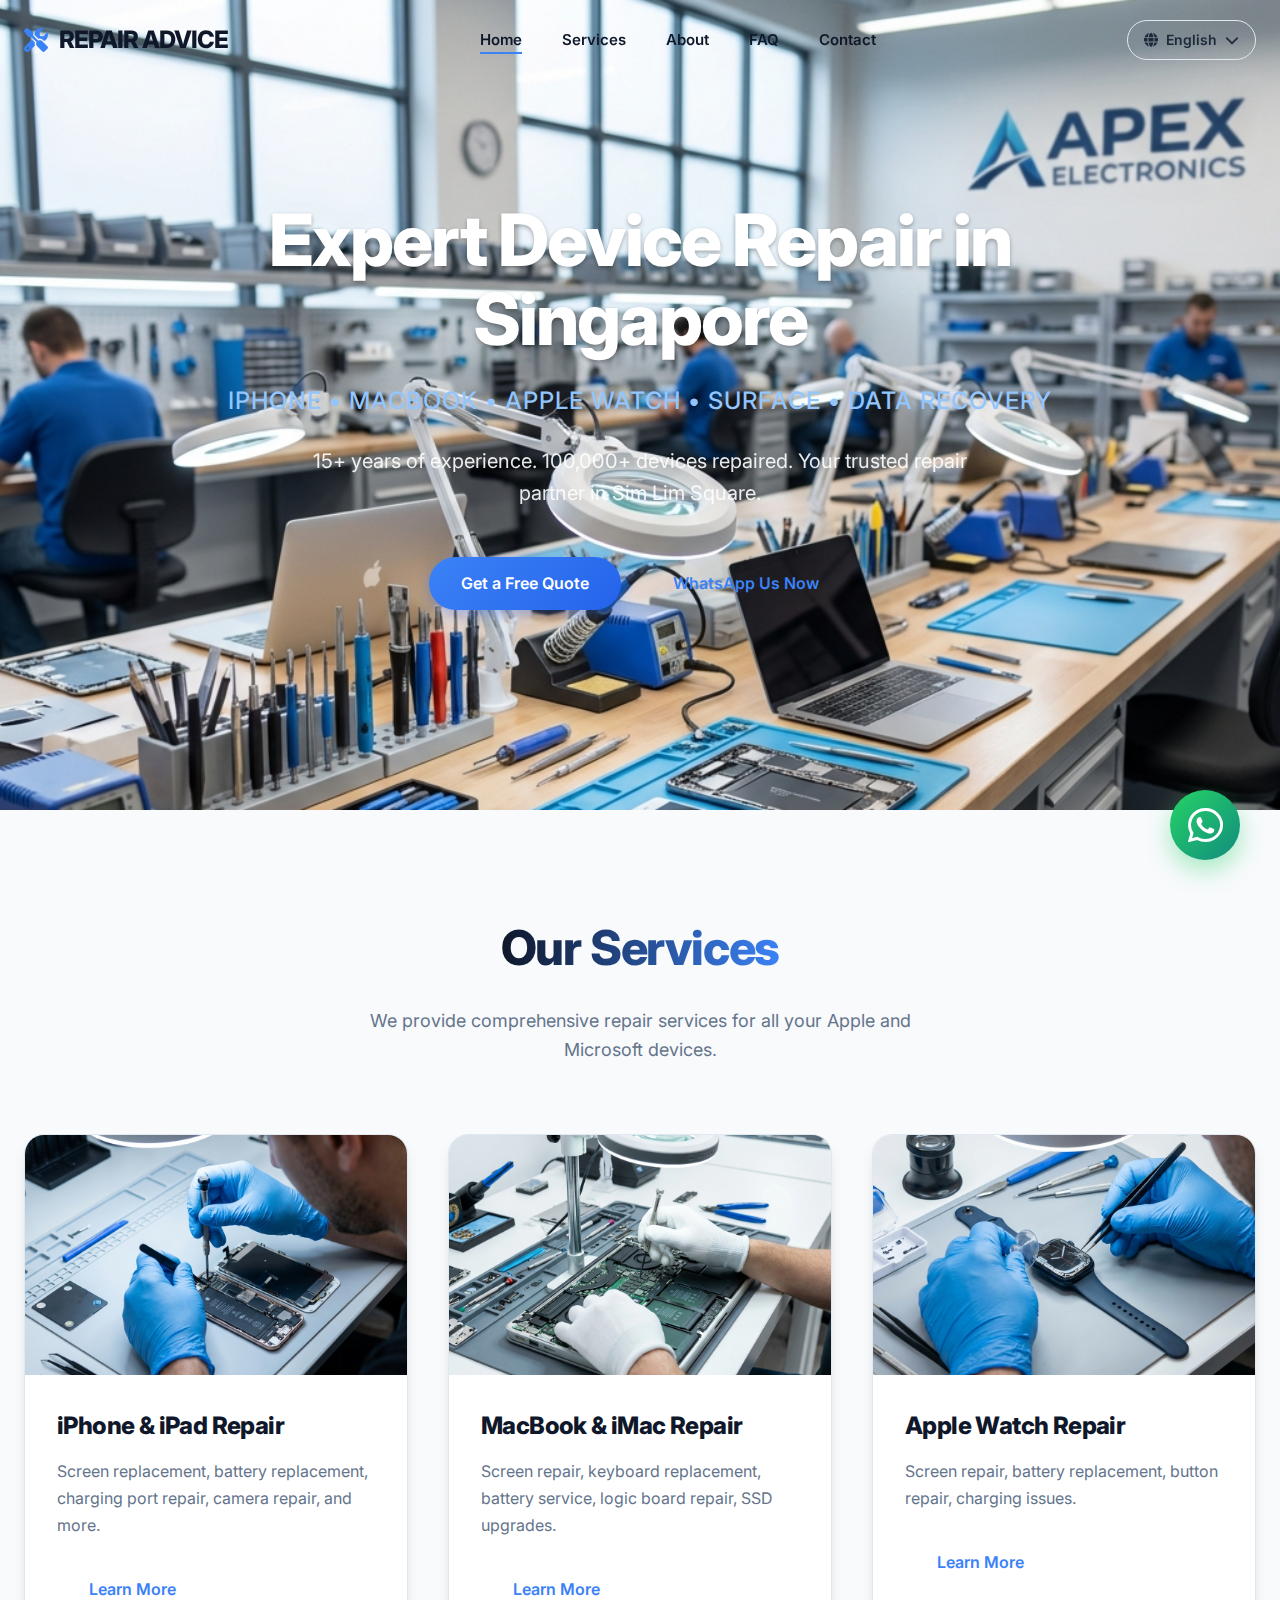
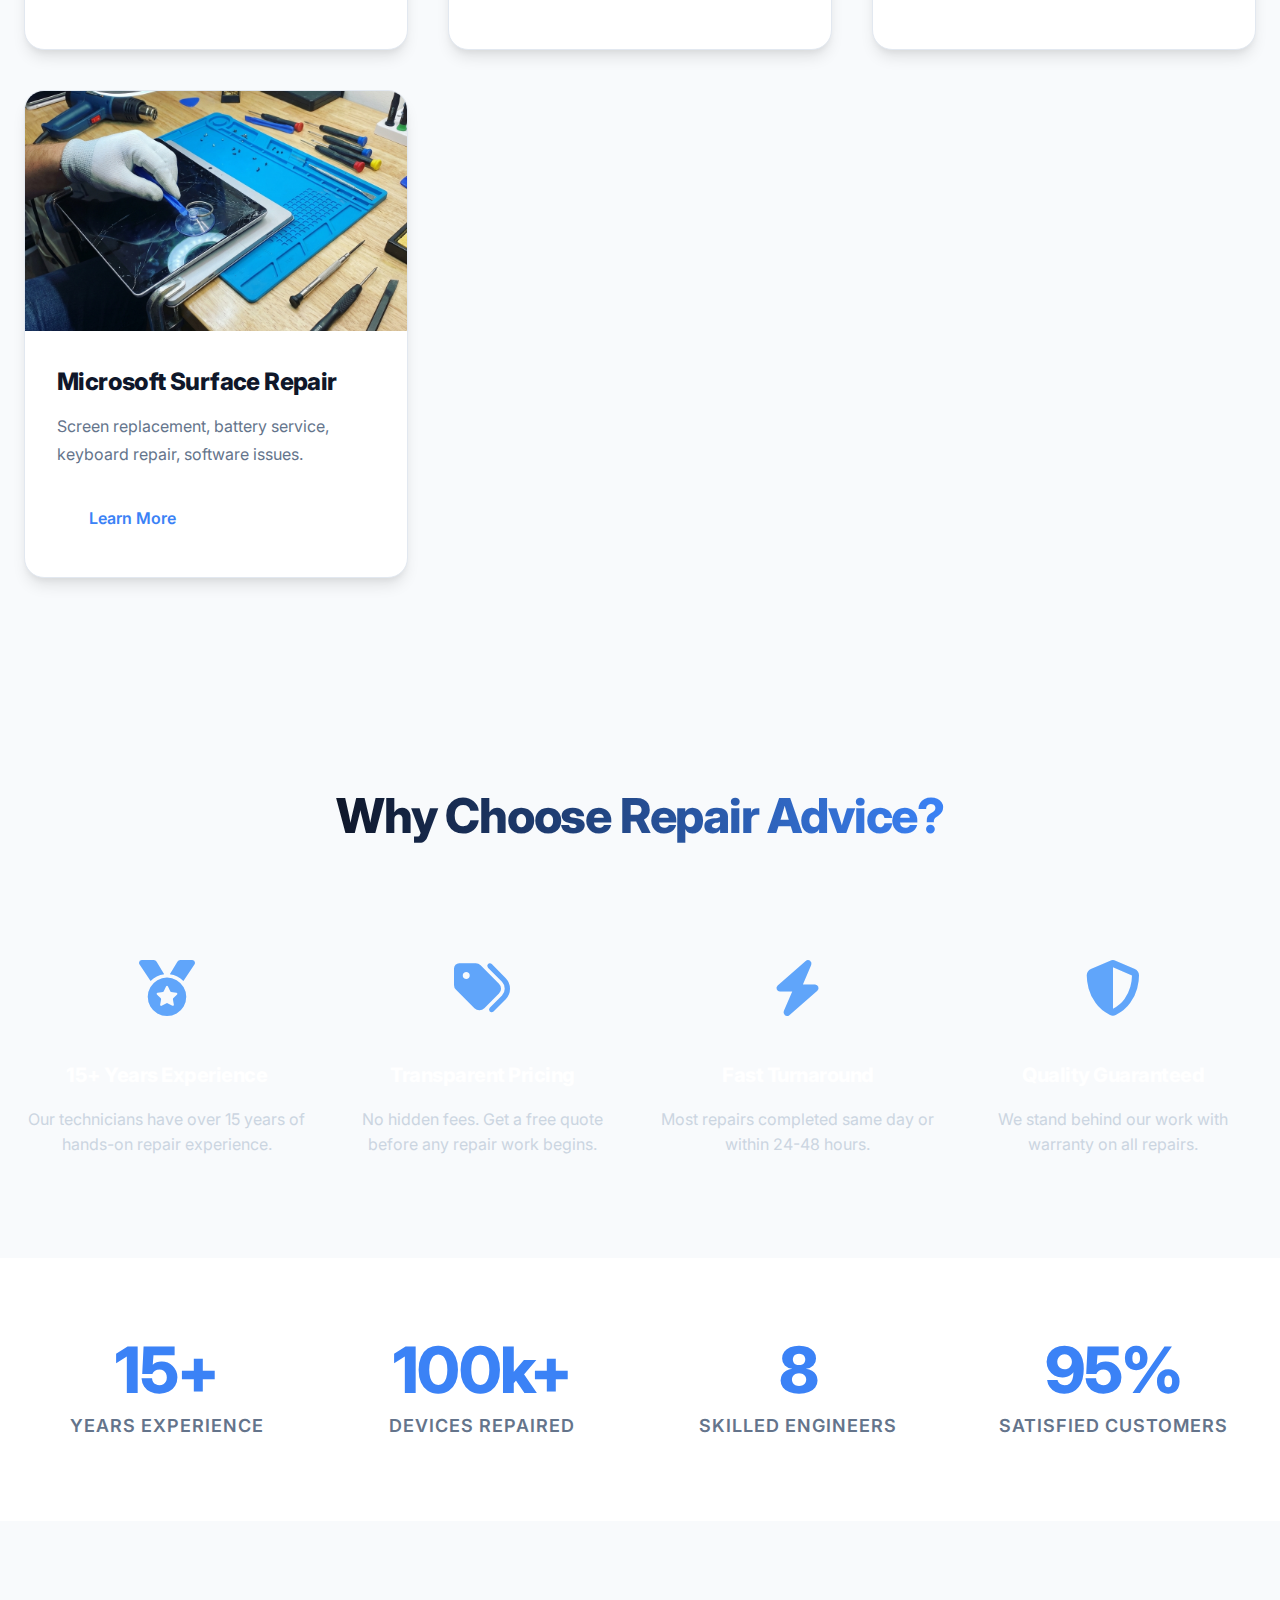
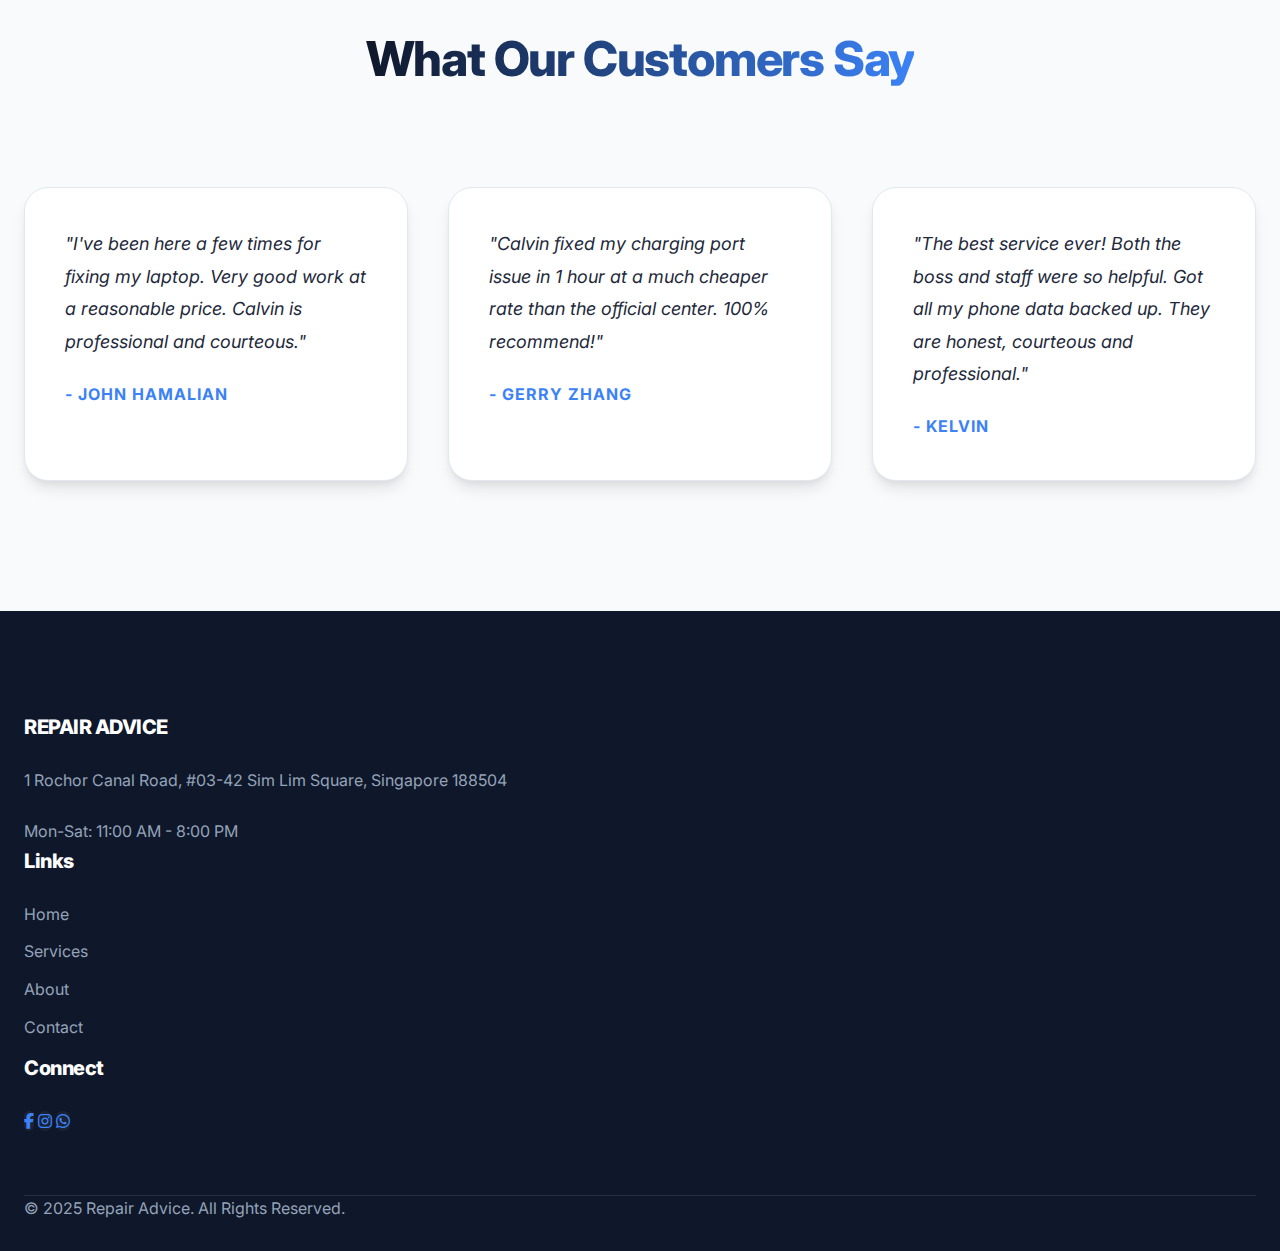
<file: index.html>
<!DOCTYPE html>
<html lang="en">
<head>
    <meta charset="UTF-8">
    <meta name="viewport" content="width=device-width, initial-scale=1.0">
    <title>Repair Advice | iPhone, MacBook, Apple Watch Repair in Singapore</title>
    
    <!-- Meta Tags for SEO -->
    <meta name="description" content="Professional device repair in Singapore. iPhone, MacBook, iPad, Apple Watch, Microsoft Surface repair. 15+ years experience. Located at Sim Lim Square.">
    <meta name="keywords" content="iPhone repair Singapore, MacBook repair, Apple Watch repair, Sim Lim Square, device repair">
    
    <!-- Open Graph -->
    <meta property="og:title" content="Repair Advice - Device Repair Singapore">
    <meta property="og:description" content="Professional iPhone, MacBook, Apple Watch repair in Singapore. 15+ years experience.">
    <meta property="og:type" content="website">
    
    <!-- Styles -->
    <link rel="stylesheet" href="css/style.css">
    
    <!-- Icons -->
    <link rel="stylesheet" href="https://cdnjs.cloudflare.com/ajax/libs/font-awesome/6.4.0/css/all.min.css">
</head>
<body>
    <!-- Header -->
    <header>
        <nav class="navbar">
            <div class="logo">
                <a href="index.html">
                    <i class="fas fa-tools"></i> 
                    <span>REPAIR ADVICE</span>
                </a>
            </div>
            
            <ul class="nav-menu">
                <li class="nav-item"><a href="index.html" class="nav-link active" data-i18n="nav_home">Home</a></li>
                <li class="nav-item"><a href="services.html" class="nav-link" data-i18n="nav_services">Services</a></li>
                <li class="nav-item"><a href="about.html" class="nav-link" data-i18n="nav_about">About</a></li>
                <li class="nav-item"><a href="faq.html" class="nav-link" data-i18n="nav_faq">FAQ</a></li>
                <li class="nav-item"><a href="contact.html" class="nav-link" data-i18n="nav_contact">Contact</a></li>
            </ul>

            <div class="nav-controls">
                <div class="lang-selector">
                    <div id="current-lang">
                        <i class="fas fa-globe"></i> 
                        <span id="current-lang-text">English</span>
                        <i class="fas fa-chevron-down"></i>
                    </div>
                    <div class="lang-dropdown">
                        <div class="lang-option" data-lang="en">English</div>
                        <div class="lang-option" data-lang="zh">中文</div>
                        <div class="lang-option" data-lang="ms">Melayu</div>
                        <div class="lang-option" data-lang="ta">தமிழ்</div>
                    </div>
                </div>
                
                <div class="hamburger">
                    <span class="bar"></span>
                    <span class="bar"></span>
                    <span class="bar"></span>
                </div>
            </div>
        </nav>
    </header>

    <!-- Hero Section -->
    <section class="hero">
        <div class="hero-content">
            <h1 data-i18n="hero_title">Expert Device Repair in Singapore</h1>
            <p class="subtitle" data-i18n="hero_subtitle">iPhone • MacBook • Apple Watch • Surface • Data Recovery</p>
            <p class="description" data-i18n="hero_desc">15+ years of experience. 100,000+ devices repaired. Your trusted repair partner in Sim Lim Square.</p>
            <div class="hero-buttons">
                <a href="contact.html" class="btn btn-primary" data-i18n="btn_quote">Get a Free Quote</a>
                <a href="#" id="hero-whatsapp" class="btn btn-secondary" onclick="document.getElementById('whatsapp-link').click(); return false;" data-i18n="btn_whatsapp">WhatsApp Us Now</a>
            </div>
        </div>
    </section>

    <!-- Services Section -->
    <section class="section">
        <div class="container">
            <div class="section-title">
                <h2 data-i18n="services_title">Our Services</h2>
                <p data-i18n="services_desc">We provide comprehensive repair services for all your Apple and Microsoft devices.</p>
            </div>
            
            <div class="services-grid">
                <!-- iPhone -->
                <div class="service-card">
                    <div class="service-img">
                        <img src="images/services/iphone.png" alt="iPhone Repair">
                    </div>
                    <div class="service-content">
                        <h3 data-i18n="srv_iphone_title">iPhone & iPad Repair</h3>
                        <p data-i18n="srv_iphone_desc">Screen replacement, battery replacement, charging port repair, camera repair, and more.</p>
                        <a href="services.html" class="btn btn-outline" style="color:var(--primary-color); border-color:var(--primary-color);">Learn More</a>
                    </div>
                </div>
                
                <!-- MacBook -->
                <div class="service-card">
                    <div class="service-img">
                        <img src="images/services/macbook.png" alt="MacBook Repair">
                    </div>
                    <div class="service-content">
                        <h3 data-i18n="srv_mac_title">MacBook & iMac Repair</h3>
                        <p data-i18n="srv_mac_desc">Screen repair, keyboard replacement, battery service, logic board repair, SSD upgrades.</p>
                        <a href="services.html" class="btn btn-outline" style="color:var(--primary-color); border-color:var(--primary-color);">Learn More</a>
                    </div>
                </div>
                
                <!-- Watch -->
                <div class="service-card">
                    <div class="service-img">
                        <img src="images/services/apple-watch.png" alt="Apple Watch Repair">
                    </div>
                    <div class="service-content">
                        <h3 data-i18n="srv_watch_title">Apple Watch Repair</h3>
                        <p data-i18n="srv_watch_desc">Screen repair, battery replacement, button repair, charging issues.</p>
                        <a href="services.html" class="btn btn-outline" style="color:var(--primary-color); border-color:var(--primary-color);">Learn More</a>
                    </div>
                </div>

                <!-- Surface -->
                <div class="service-card">
                    <div class="service-img">
                        <img src="images/services/surface.png" alt="Microsoft Surface Repair">
                    </div>
                    <div class="service-content">
                        <h3 data-i18n="srv_surface_title">Microsoft Surface Repair</h3>
                        <p data-i18n="srv_surface_desc">Screen replacement, battery service, keyboard repair, software issues.</p>
                        <a href="services.html" class="btn btn-outline" style="color:var(--primary-color); border-color:var(--primary-color);">Learn More</a>
                    </div>
                </div>
            </div>
        </div>
    </section>

    <!-- Why Choose Us -->
    <section class="section section-bg">
        <div class="container">
            <div class="section-title">
                <h2 data-i18n="why_title">Why Choose Repair Advice?</h2>
            </div>
            
            <div class="features-grid">
                <div class="feature-item">
                    <div class="feature-icon"><i class="fas fa-medal"></i></div>
                    <h3 data-i18n="why_exp_title">15+ Years Experience</h3>
                    <p data-i18n="why_exp_desc">Our technicians have over 15 years of hands-on repair experience.</p>
                </div>
                
                <div class="feature-item">
                    <div class="feature-icon"><i class="fas fa-tags"></i></div>
                    <h3 data-i18n="why_price_title">Transparent Pricing</h3>
                    <p data-i18n="why_price_desc">No hidden fees. Get a free quote before any repair work begins.</p>
                </div>
                
                <div class="feature-item">
                    <div class="feature-icon"><i class="fas fa-bolt"></i></div>
                    <h3 data-i18n="why_fast_title">Fast Turnaround</h3>
                    <p data-i18n="why_fast_desc">Most repairs completed same day or within 24-48 hours.</p>
                </div>

                <div class="feature-item">
                    <div class="feature-icon"><i class="fas fa-shield-alt"></i></div>
                    <h3 data-i18n="why_quality_title">Quality Guaranteed</h3>
                    <p data-i18n="why_quality_desc">We stand behind our work with warranty on all repairs.</p>
                </div>
            </div>
        </div>
    </section>

    <!-- Stats -->
    <section class="stats">
        <div class="container">
            <div class="stats-grid">
                <div class="stat-item">
                    <h3>15+</h3>
                    <p data-i18n="stat_exp">Years Experience</p>
                </div>
                <div class="stat-item">
                    <h3>100k+</h3>
                    <p data-i18n="stat_devices">Devices Repaired</p>
                </div>
                <div class="stat-item">
                    <h3>8</h3>
                    <p data-i18n="stat_engineers">Skilled Engineers</p>
                </div>
                <div class="stat-item">
                    <h3>95%</h3>
                    <p data-i18n="stat_satisfied">Satisfied Customers</p>
                </div>
            </div>
        </div>
    </section>

    <!-- Testimonials -->
    <section class="section">
        <div class="container">
            <div class="section-title">
                <h2>What Our Customers Say</h2>
            </div>
            
            <div class="services-grid">
                <div class="testimonial-card">
                    <div class="testimonial-content">
                        <p class="testimonial-text">"I've been here a few times for fixing my laptop. Very good work at a reasonable price. Calvin is professional and courteous."</p>
                        <p class="testimonial-author">- John Hamalian</p>
                    </div>
                </div>
                
                <div class="testimonial-card">
                    <div class="testimonial-content">
                        <p class="testimonial-text">"Calvin fixed my charging port issue in 1 hour at a much cheaper rate than the official center. 100% recommend!"</p>
                        <p class="testimonial-author">- Gerry Zhang</p>
                    </div>
                </div>
                
                <div class="testimonial-card">
                    <div class="testimonial-content">
                        <p class="testimonial-text">"The best service ever! Both the boss and staff were so helpful. Got all my phone data backed up. They are honest, courteous and professional."</p>
                        <p class="testimonial-author">- Kelvin</p>
                    </div>
                </div>
            </div>
        </div>
    </section>

    <!-- Footer -->
    <footer>
        <div class="container">
            <div class="footer-grid">
                <div class="footer-col">
                    <h3>REPAIR ADVICE</h3>
                    <p data-i18n="footer_address">1 Rochor Canal Road, #03-42 Sim Lim Square, Singapore 188504</p>
                    <br>
                    <p data-i18n="footer_hours">Mon-Sat: 11:00 AM - 8:00 PM</p>
                </div>
                
                <div class="footer-col">
                    <h3>Links</h3>
                    <ul class="footer-links">
                        <li><a href="index.html" data-i18n="nav_home">Home</a></li>
                        <li><a href="services.html" data-i18n="nav_services">Services</a></li>
                        <li><a href="about.html" data-i18n="nav_about">About</a></li>
                        <li><a href="contact.html" data-i18n="nav_contact">Contact</a></li>
                    </ul>
                </div>
                
                <div class="footer-col">
                    <h3>Connect</h3>
                    <div class="social-links">
                        <a href="#"><i class="fab fa-facebook-f"></i></a>
                        <a href="#"><i class="fab fa-instagram"></i></a>
                        <a href="https://wa.me/6583650599"><i class="fab fa-whatsapp"></i></a>
                    </div>
                </div>
            </div>
            
            <div class="copyright">
                <p data-i18n="footer_copyright">© 2025 Repair Advice. All Rights Reserved.</p>
            </div>
        </div>
    </footer>

    <!-- WhatsApp Float -->
    <a href="https://wa.me/6583650599" class="whatsapp-float" id="whatsapp-link" target="_blank">
        <i class="fab fa-whatsapp"></i>
    </a>

    <!-- Scripts -->
    <script src="js/translations.js"></script>
    <script src="js/main.js"></script>
</body>
</html>
</file>
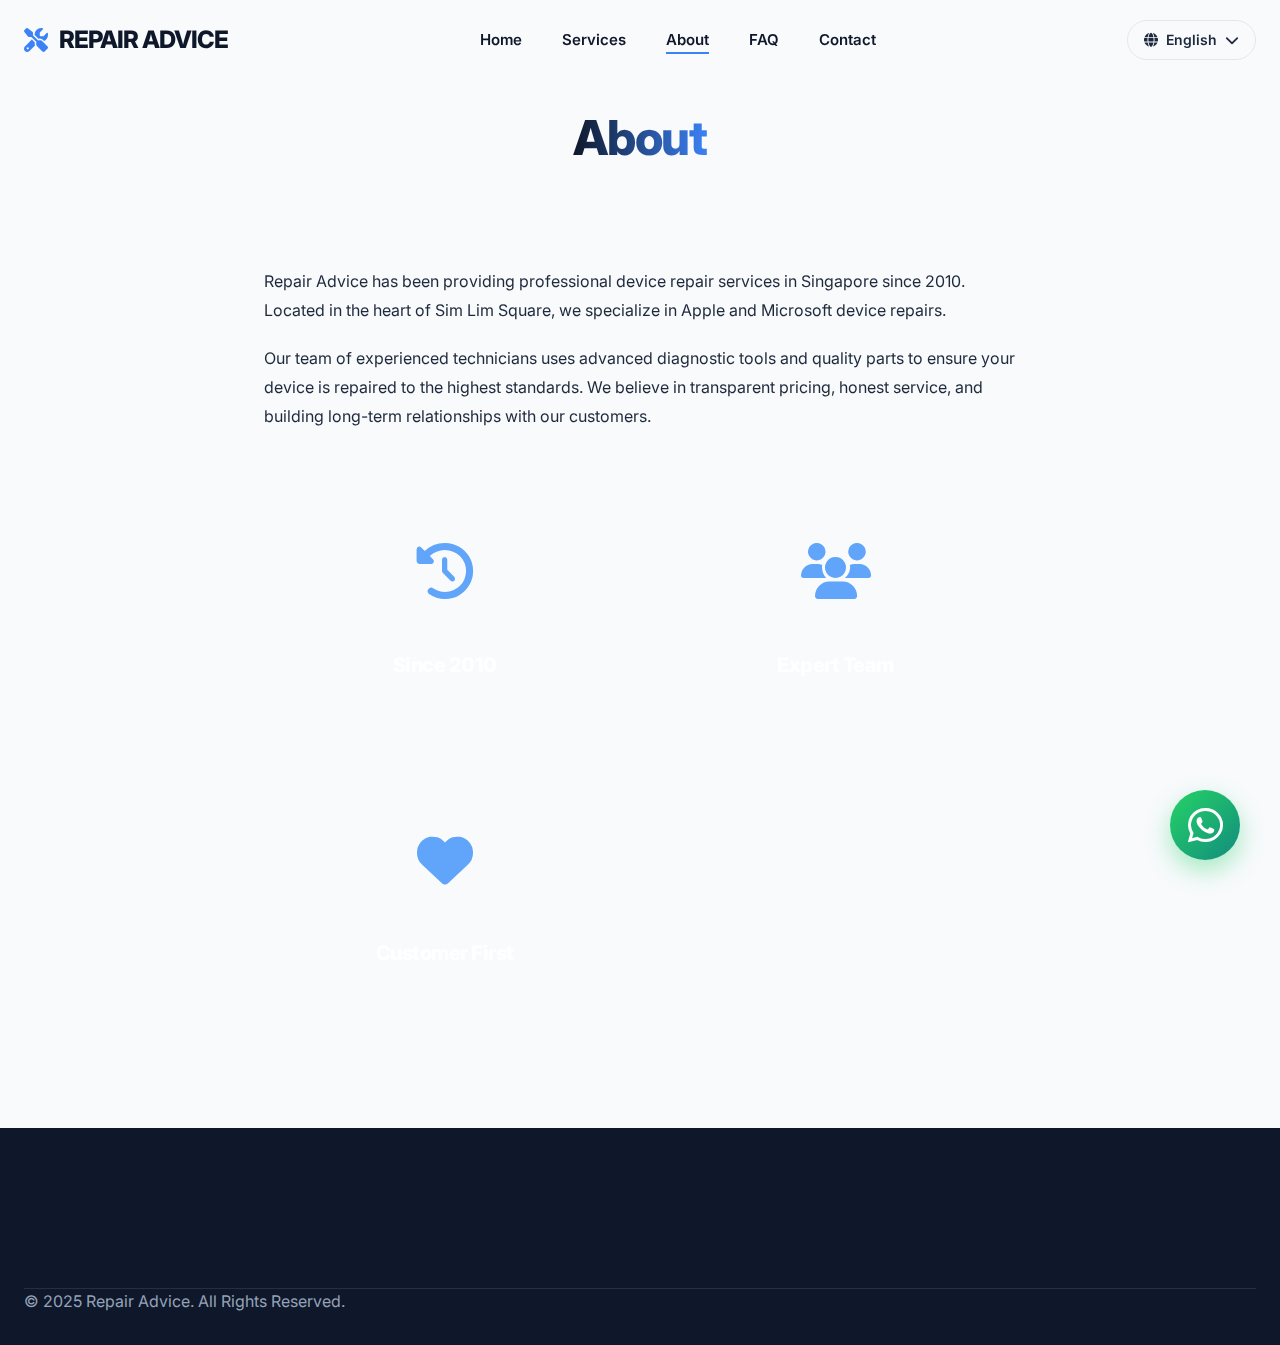
<file: about.html>
<!DOCTYPE html>
<html lang="en">

<head>
    <meta charset="UTF-8">
    <meta name="viewport" content="width=device-width, initial-scale=1.0">
    <title>About Us | Repair Advice Singapore</title>
    <link rel="stylesheet" href="https://unpkg.com/aos@2.3.1/dist/aos.css">
    <link rel="stylesheet" href="css/style.css">
    <link rel="stylesheet" href="https://cdnjs.cloudflare.com/ajax/libs/font-awesome/6.4.0/css/all.min.css">
</head>

<body>
    <header>
        <nav class="navbar">
            <div class="logo">
                <a href="index.html">
                    <i class="fas fa-tools"></i>
                    <span>REPAIR ADVICE</span>
                </a>
            </div>

            <ul class="nav-menu">
                <li class="nav-item"><a href="index.html" class="nav-link" data-i18n="nav_home">Home</a></li>
                <li class="nav-item"><a href="services.html" class="nav-link" data-i18n="nav_services">Services</a></li>
                <li class="nav-item"><a href="about.html" class="nav-link active" data-i18n="nav_about">About</a></li>
                <li class="nav-item"><a href="faq.html" class="nav-link" data-i18n="nav_faq">FAQ</a></li>
                <li class="nav-item"><a href="contact.html" class="nav-link" data-i18n="nav_contact">Contact</a></li>
            </ul>

            <div class="nav-controls">
                <div class="lang-selector">
                    <div id="current-lang">
                        <i class="fas fa-globe"></i>
                        <span id="current-lang-text">English</span>
                        <i class="fas fa-chevron-down"></i>
                    </div>
                    <div class="lang-dropdown">
                        <div class="lang-option" data-lang="en">English</div>
                        <div class="lang-option" data-lang="zh">中文</div>
                        <div class="lang-option" data-lang="ms">Melayu</div>
                        <div class="lang-option" data-lang="ta">தமிழ்</div>
                    </div>
                </div>

                <div class="hamburger">
                    <span class="bar"></span>
                    <span class="bar"></span>
                    <span class="bar"></span>
                </div>
            </div>
        </nav>
    </header>

    <section class="section">
        <div class="container">
            <div class="section-title" data-aos="fade-up">
                <h2 data-i18n="nav_about">About Us</h2>
            </div>

            <div class="container" style="max-width: 800px; line-height: 1.8;" data-aos="fade-up" data-aos-delay="100">
                <p style="margin-bottom: 20px;">
                    Repair Advice has been providing professional device repair services in Singapore since 2010.
                    Located in the heart of Sim Lim Square, we specialize in Apple and Microsoft device repairs.
                </p>
                <p style="margin-bottom: 20px;">
                    Our team of experienced technicians uses advanced diagnostic tools and quality parts to ensure your
                    device is repaired to the highest standards. We believe in transparent pricing, honest service, and
                    building long-term relationships with our customers.
                </p>

                <div class="features-grid" style="margin-top: 50px;">
                    <div class="feature-item glass-card" data-aos="zoom-in" data-aos-delay="200">
                        <div class="feature-icon"><i class="fas fa-history"></i></div>
                        <h3>Since 2010</h3>
                    </div>
                    <div class="feature-item glass-card" data-aos="zoom-in" data-aos-delay="300">
                        <div class="feature-icon"><i class="fas fa-users"></i></div>
                        <h3>Expert Team</h3>
                    </div>
                    <div class="feature-item glass-card" data-aos="zoom-in" data-aos-delay="400">
                        <div class="feature-icon"><i class="fas fa-heart"></i></div>
                        <h3>Customer First</h3>
                    </div>
                </div>
            </div>
        </div>
    </section>

    <!-- Footer -->
    <footer>
        <div class="container">
            <div class="copyright">
                <p data-i18n="footer_copyright">© 2025 Repair Advice. All Rights Reserved.</p>
            </div>
        </div>
    </footer>

    <a href="https://wa.me/6583650599" class="whatsapp-float" id="whatsapp-link" target="_blank">
        <i class="fab fa-whatsapp"></i>
    </a>

    <script src="https://unpkg.com/aos@2.3.1/dist/aos.js"></script>
    <script src="js/translations.js"></script>
    <script src="js/main.js"></script>
</body>

</html>
</file>
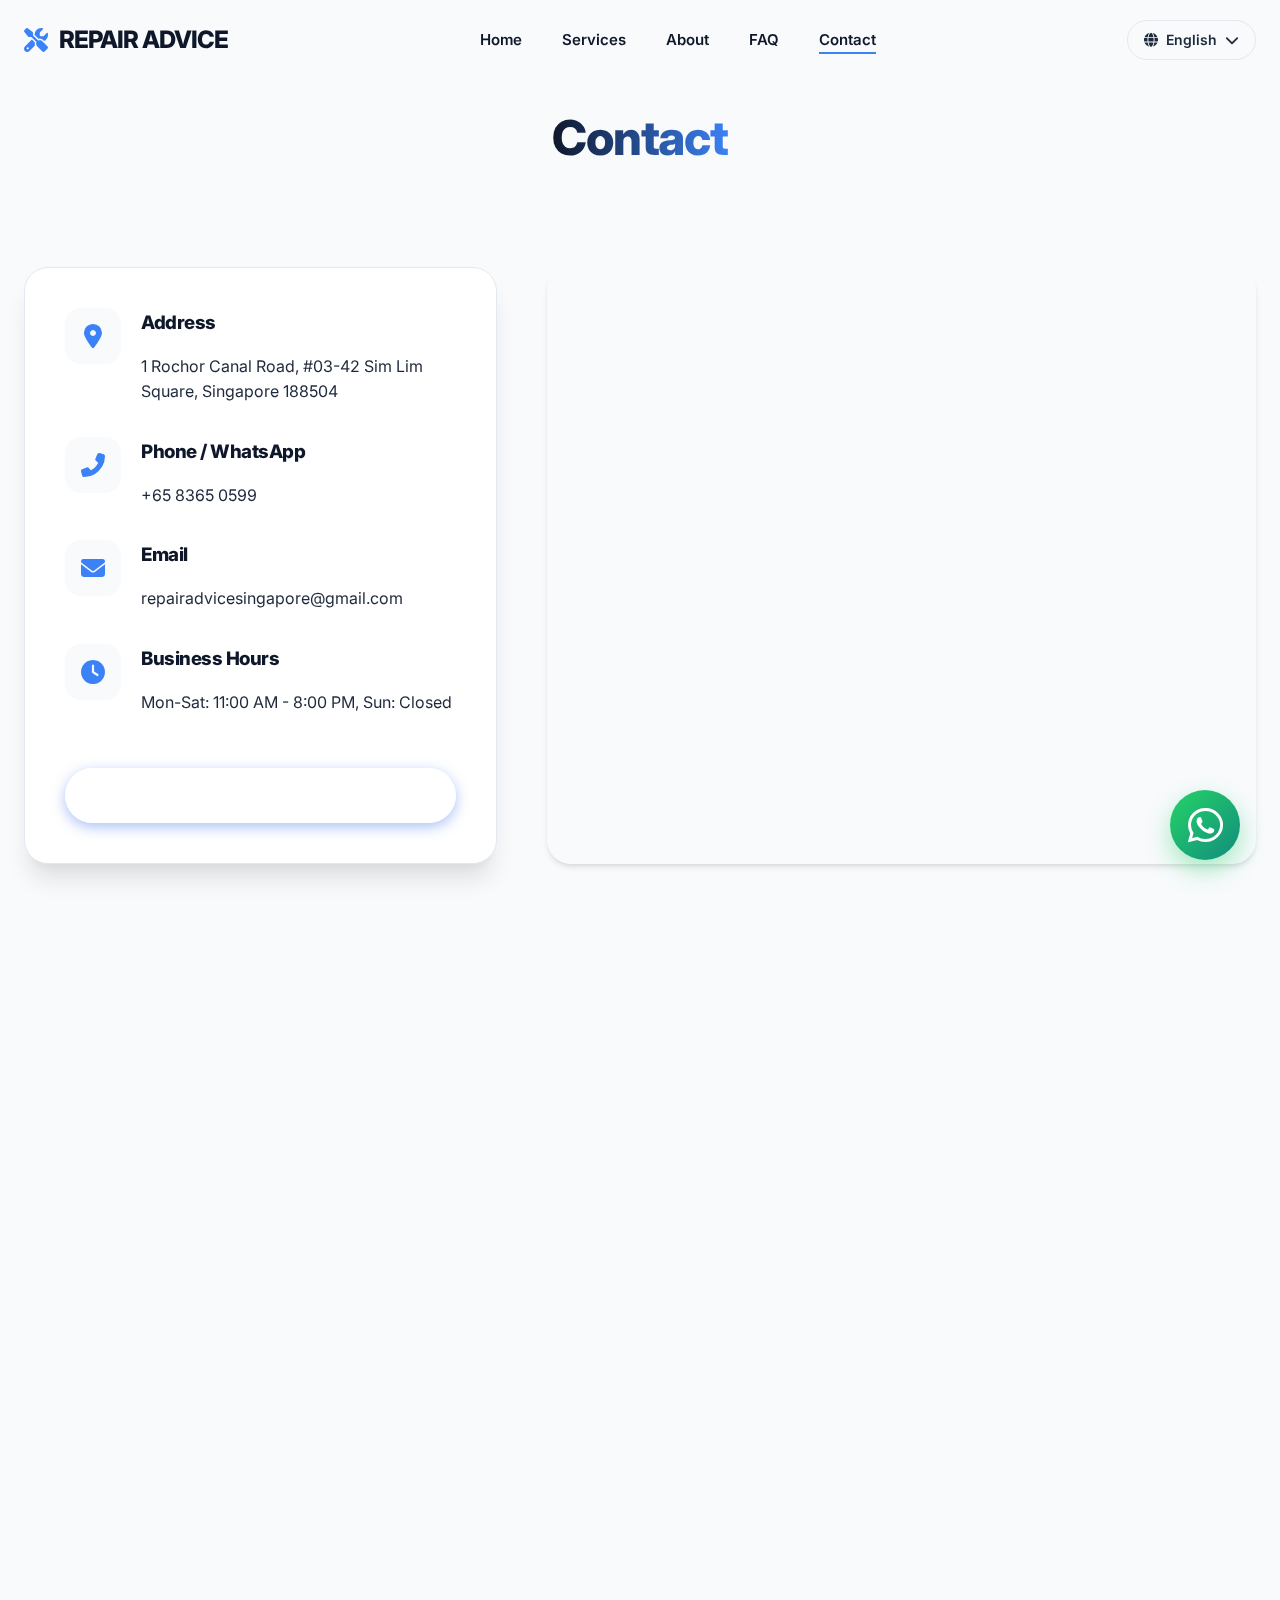
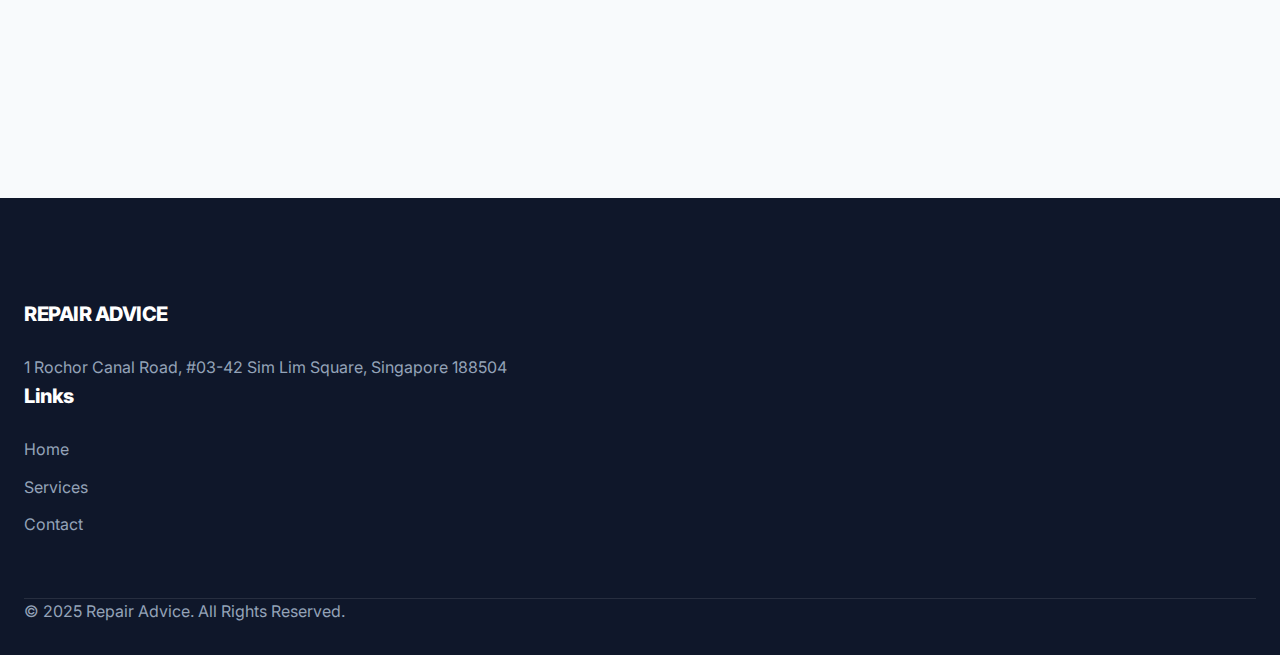
<file: contact.html>
<!DOCTYPE html>
<html lang="en">

<head>
    <meta charset="UTF-8">
    <meta name="viewport" content="width=device-width, initial-scale=1.0">
    <title>Contact Us | Repair Advice Singapore</title>
    <link rel="stylesheet" href="https://unpkg.com/aos@2.3.1/dist/aos.css">
    <link rel="stylesheet" href="css/style.css">
    <link rel="stylesheet" href="https://cdnjs.cloudflare.com/ajax/libs/font-awesome/6.4.0/css/all.min.css">
</head>

<body>
    <!-- Header (Same as index) -->
    <header>
        <nav class="navbar">
            <div class="logo">
                <a href="index.html">
                    <i class="fas fa-tools"></i>
                    <span>REPAIR ADVICE</span>
                </a>
            </div>

            <ul class="nav-menu">
                <li class="nav-item"><a href="index.html" class="nav-link" data-i18n="nav_home">Home</a></li>
                <li class="nav-item"><a href="services.html" class="nav-link" data-i18n="nav_services">Services</a></li>
                <li class="nav-item"><a href="about.html" class="nav-link" data-i18n="nav_about">About</a></li>
                <li class="nav-item"><a href="faq.html" class="nav-link" data-i18n="nav_faq">FAQ</a></li>
                <li class="nav-item"><a href="contact.html" class="nav-link active" data-i18n="nav_contact">Contact</a>
                </li>
            </ul>

            <div class="nav-controls">
                <div class="lang-selector">
                    <div id="current-lang">
                        <i class="fas fa-globe"></i>
                        <span id="current-lang-text">English</span>
                        <i class="fas fa-chevron-down"></i>
                    </div>
                    <div class="lang-dropdown">
                        <div class="lang-option" data-lang="en">English</div>
                        <div class="lang-option" data-lang="zh">中文</div>
                        <div class="lang-option" data-lang="ms">Melayu</div>
                        <div class="lang-option" data-lang="ta">தமிழ்</div>
                    </div>
                </div>

                <div class="hamburger">
                    <span class="bar"></span>
                    <span class="bar"></span>
                    <span class="bar"></span>
                </div>
            </div>
        </nav>
    </header>

    <section class="section">
        <div class="container">
            <div class="section-title" data-aos="fade-up">
                <h2 data-i18n="nav_contact">Contact Us</h2>
            </div>

            <div class="contact-wrapper">
                <div class="contact-info-box" data-aos="fade-right">
                    <div class="info-item">
                        <div class="info-icon"><i class="fas fa-map-marker-alt"></i></div>
                        <div>
                            <h3>Address</h3>
                            <p data-i18n="footer_address">1 Rochor Canal Road, #03-42 Sim Lim Square, Singapore 188504
                            </p>
                        </div>
                    </div>

                    <div class="info-item">
                        <div class="info-icon"><i class="fas fa-phone-alt"></i></div>
                        <div>
                            <h3>Phone / WhatsApp</h3>
                            <p>+65 8365 0599</p>
                        </div>
                    </div>

                    <div class="info-item">
                        <div class="info-icon"><i class="fas fa-envelope"></i></div>
                        <div>
                            <h3>Email</h3>
                            <p>repairadvicesingapore@gmail.com</p>
                        </div>
                    </div>

                    <div class="info-item">
                        <div class="info-icon"><i class="fas fa-clock"></i></div>
                        <div>
                            <h3>Business Hours</h3>
                            <p data-i18n="footer_hours">Mon-Sat: 11:00 AM - 8:00 PM</p>
                        </div>
                    </div>

                    <a href="https://wa.me/6583650599" class="btn btn-primary btn-glass"
                        style="width:100%; margin-top:20px;">
                        <i class="fab fa-whatsapp"></i> WhatsApp Us Now
                    </a>
                </div>

                <div class="map-container" data-aos="fade-left">
                    <iframe
                        src="https://www.google.com/maps/embed?pb=!1m18!1m12!1m3!1d3988.789268817!2d103.8536!3d1.3008!2m3!1f0!2f0!3f0!3m2!1i1024!2i768!4f13.1!3m3!1m2!1s0x31da19a4a5b0c5cd%3A0x1234567890abcdef!2sSim%20Lim%20Square!5e0!3m2!1sen!2ssg!4v1700000000000"
                        width="100%" height="100%" style="border:0;" allowfullscreen="" loading="lazy">
                    </iframe>
                </div>
            </div>

            <!-- Floor Map -->
            <div class="floor-map-container" data-aos="fade-up">
                <h3>How to Find Us (Level 3)</h3>
                <p>We are located at #03-42 in the middle section.</p>
                <img src="images/floor-map.svg" alt="Sim Lim Square Floor Map Level 3" class="floor-map-svg">
            </div>
        </div>
    </section>

    <!-- Footer same as index -->
    <footer>
        <div class="container">
            <div class="footer-grid">
                <div class="footer-col">
                    <h3>REPAIR ADVICE</h3>
                    <p data-i18n="footer_address">1 Rochor Canal Road, #03-42 Sim Lim Square, Singapore 188504</p>
                </div>
                <div class="footer-col">
                    <h3>Links</h3>
                    <ul class="footer-links">
                        <li><a href="index.html" data-i18n="nav_home">Home</a></li>
                        <li><a href="services.html" data-i18n="nav_services">Services</a></li>
                        <li><a href="contact.html" data-i18n="nav_contact">Contact</a></li>
                    </ul>
                </div>
                <!-- ... -->
            </div>
            <div class="copyright">
                <p data-i18n="footer_copyright">© 2025 Repair Advice. All Rights Reserved.</p>
            </div>
        </div>
    </footer>

    <a href="https://wa.me/6583650599" class="whatsapp-float" id="whatsapp-link" target="_blank">
        <i class="fab fa-whatsapp"></i>
    </a>

    <script src="https://unpkg.com/aos@2.3.1/dist/aos.js"></script>
    <script src="js/translations.js"></script>
    <script src="js/main.js"></script>
</body>

</html>
</file>
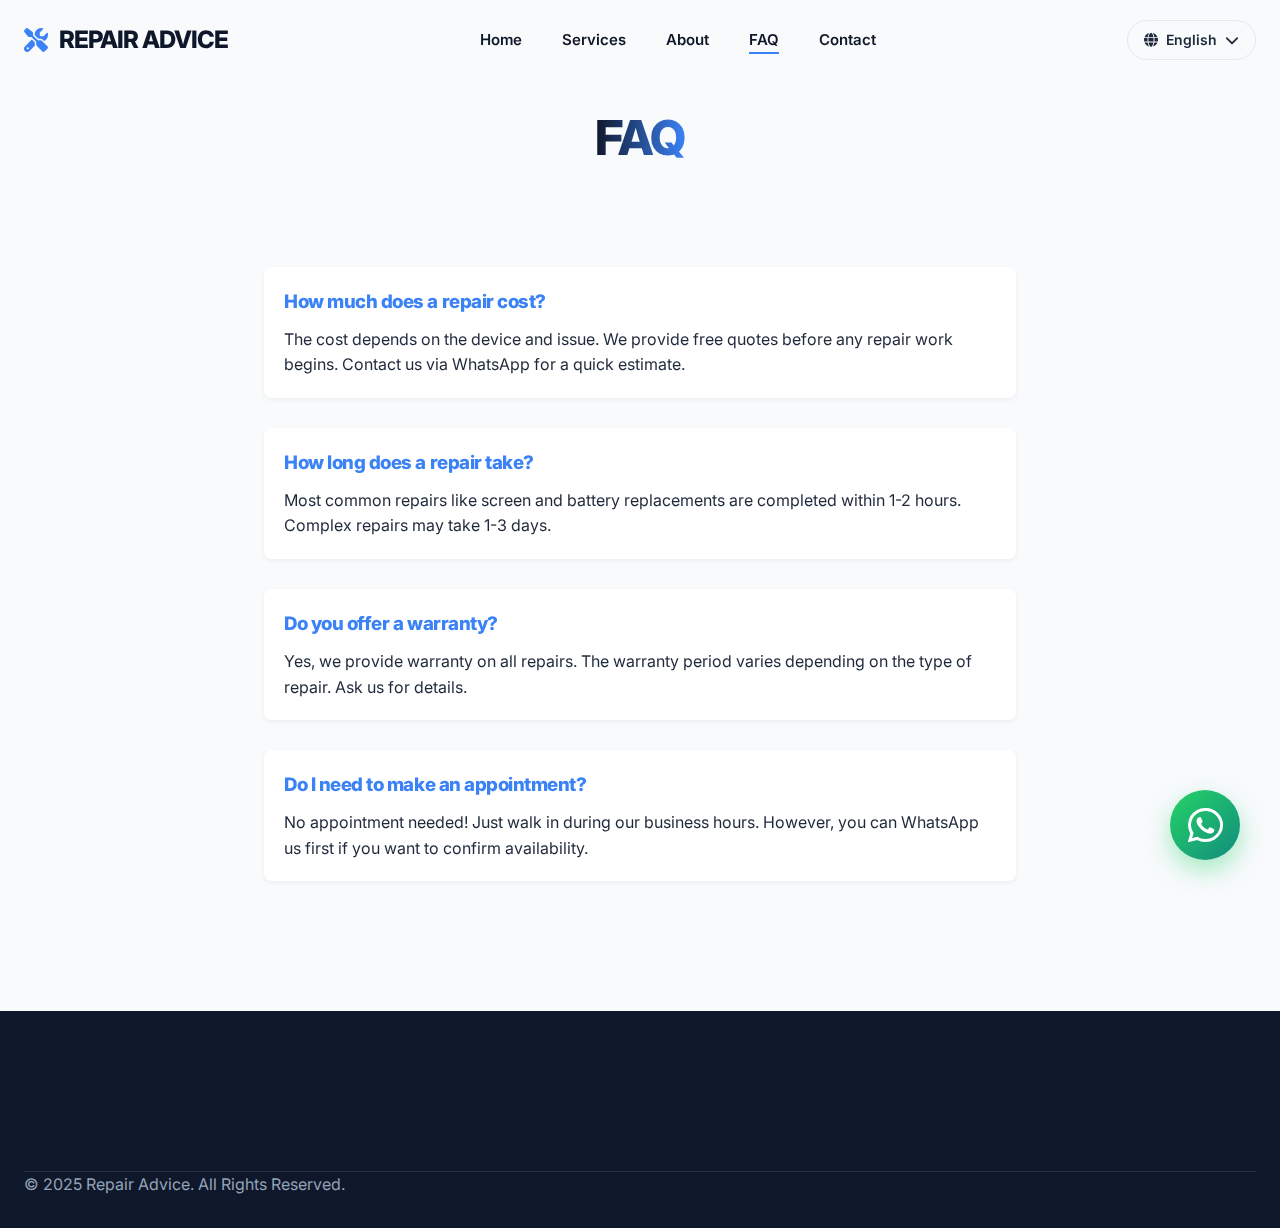
<file: faq.html>
<!DOCTYPE html>
<html lang="en">

<head>
    <meta charset="UTF-8">
    <meta name="viewport" content="width=device-width, initial-scale=1.0">
    <title>FAQ | Repair Advice Singapore</title>
    <link rel="stylesheet" href="https://unpkg.com/aos@2.3.1/dist/aos.css">
    <link rel="stylesheet" href="css/style.css">
    <link rel="stylesheet" href="https://cdnjs.cloudflare.com/ajax/libs/font-awesome/6.4.0/css/all.min.css">
</head>

<body>
    <header>
        <nav class="navbar">
            <div class="logo">
                <a href="index.html">
                    <i class="fas fa-tools"></i>
                    <span>REPAIR ADVICE</span>
                </a>
            </div>

            <ul class="nav-menu">
                <li class="nav-item"><a href="index.html" class="nav-link" data-i18n="nav_home">Home</a></li>
                <li class="nav-item"><a href="services.html" class="nav-link" data-i18n="nav_services">Services</a></li>
                <li class="nav-item"><a href="about.html" class="nav-link" data-i18n="nav_about">About</a></li>
                <li class="nav-item"><a href="faq.html" class="nav-link active" data-i18n="nav_faq">FAQ</a></li>
                <li class="nav-item"><a href="contact.html" class="nav-link" data-i18n="nav_contact">Contact</a></li>
            </ul>

            <div class="nav-controls">
                <div class="lang-selector">
                    <div id="current-lang">
                        <i class="fas fa-globe"></i>
                        <span id="current-lang-text">English</span>
                        <i class="fas fa-chevron-down"></i>
                    </div>
                    <div class="lang-dropdown">
                        <div class="lang-option" data-lang="en">English</div>
                        <div class="lang-option" data-lang="zh">中文</div>
                        <div class="lang-option" data-lang="ms">Melayu</div>
                        <div class="lang-option" data-lang="ta">தமிழ்</div>
                    </div>
                </div>

                <div class="hamburger">
                    <span class="bar"></span>
                    <span class="bar"></span>
                    <span class="bar"></span>
                </div>
            </div>
        </nav>
    </header>

    <section class="section">
        <div class="container">
            <div class="section-title" data-aos="fade-up">
                <h2 data-i18n="nav_faq">Frequently Asked Questions</h2>
            </div>

            <div class="container" style="max-width: 800px;">
                <!-- FAQ Item 1 -->
                <div style="margin-bottom: 30px; background: #fff; padding: 20px; border-radius: 8px; box-shadow: 0 2px 5px rgba(0,0,0,0.05);"
                    data-aos="fade-up" data-aos-delay="100">
                    <h3 style="color: var(--primary-color); margin-bottom: 10px;">How much does a repair cost?</h3>
                    <p>The cost depends on the device and issue. We provide free quotes before any repair work begins.
                        Contact us via WhatsApp for a quick estimate.</p>
                </div>

                <!-- FAQ Item 2 -->
                <div style="margin-bottom: 30px; background: #fff; padding: 20px; border-radius: 8px; box-shadow: 0 2px 5px rgba(0,0,0,0.05);"
                    data-aos="fade-up" data-aos-delay="200">
                    <h3 style="color: var(--primary-color); margin-bottom: 10px;">How long does a repair take?</h3>
                    <p>Most common repairs like screen and battery replacements are completed within 1-2 hours. Complex
                        repairs may take 1-3 days.</p>
                </div>

                <!-- FAQ Item 3 -->
                <div style="margin-bottom: 30px; background: #fff; padding: 20px; border-radius: 8px; box-shadow: 0 2px 5px rgba(0,0,0,0.05);"
                    data-aos="fade-up" data-aos-delay="300">
                    <h3 style="color: var(--primary-color); margin-bottom: 10px;">Do you offer a warranty?</h3>
                    <p>Yes, we provide warranty on all repairs. The warranty period varies depending on the type of
                        repair. Ask us for details.</p>
                </div>

                <!-- FAQ Item 4 -->
                <div style="margin-bottom: 30px; background: #fff; padding: 20px; border-radius: 8px; box-shadow: 0 2px 5px rgba(0,0,0,0.05);"
                    data-aos="fade-up" data-aos-delay="400">
                    <h3 style="color: var(--primary-color); margin-bottom: 10px;">Do I need to make an appointment?</h3>
                    <p>No appointment needed! Just walk in during our business hours. However, you can WhatsApp us first
                        if you want to confirm availability.</p>
                </div>

            </div>
        </div>
    </section>

    <!-- Footer -->
    <footer>
        <div class="container">
            <div class="copyright">
                <p data-i18n="footer_copyright">© 2025 Repair Advice. All Rights Reserved.</p>
            </div>
        </div>
    </footer>

    <a href="https://wa.me/6583650599" class="whatsapp-float" id="whatsapp-link" target="_blank">
        <i class="fab fa-whatsapp"></i>
    </a>

    <script src="https://unpkg.com/aos@2.3.1/dist/aos.js"></script>
    <script src="js/translations.js"></script>
    <script src="js/main.js"></script>
</body>

</html>
</file>
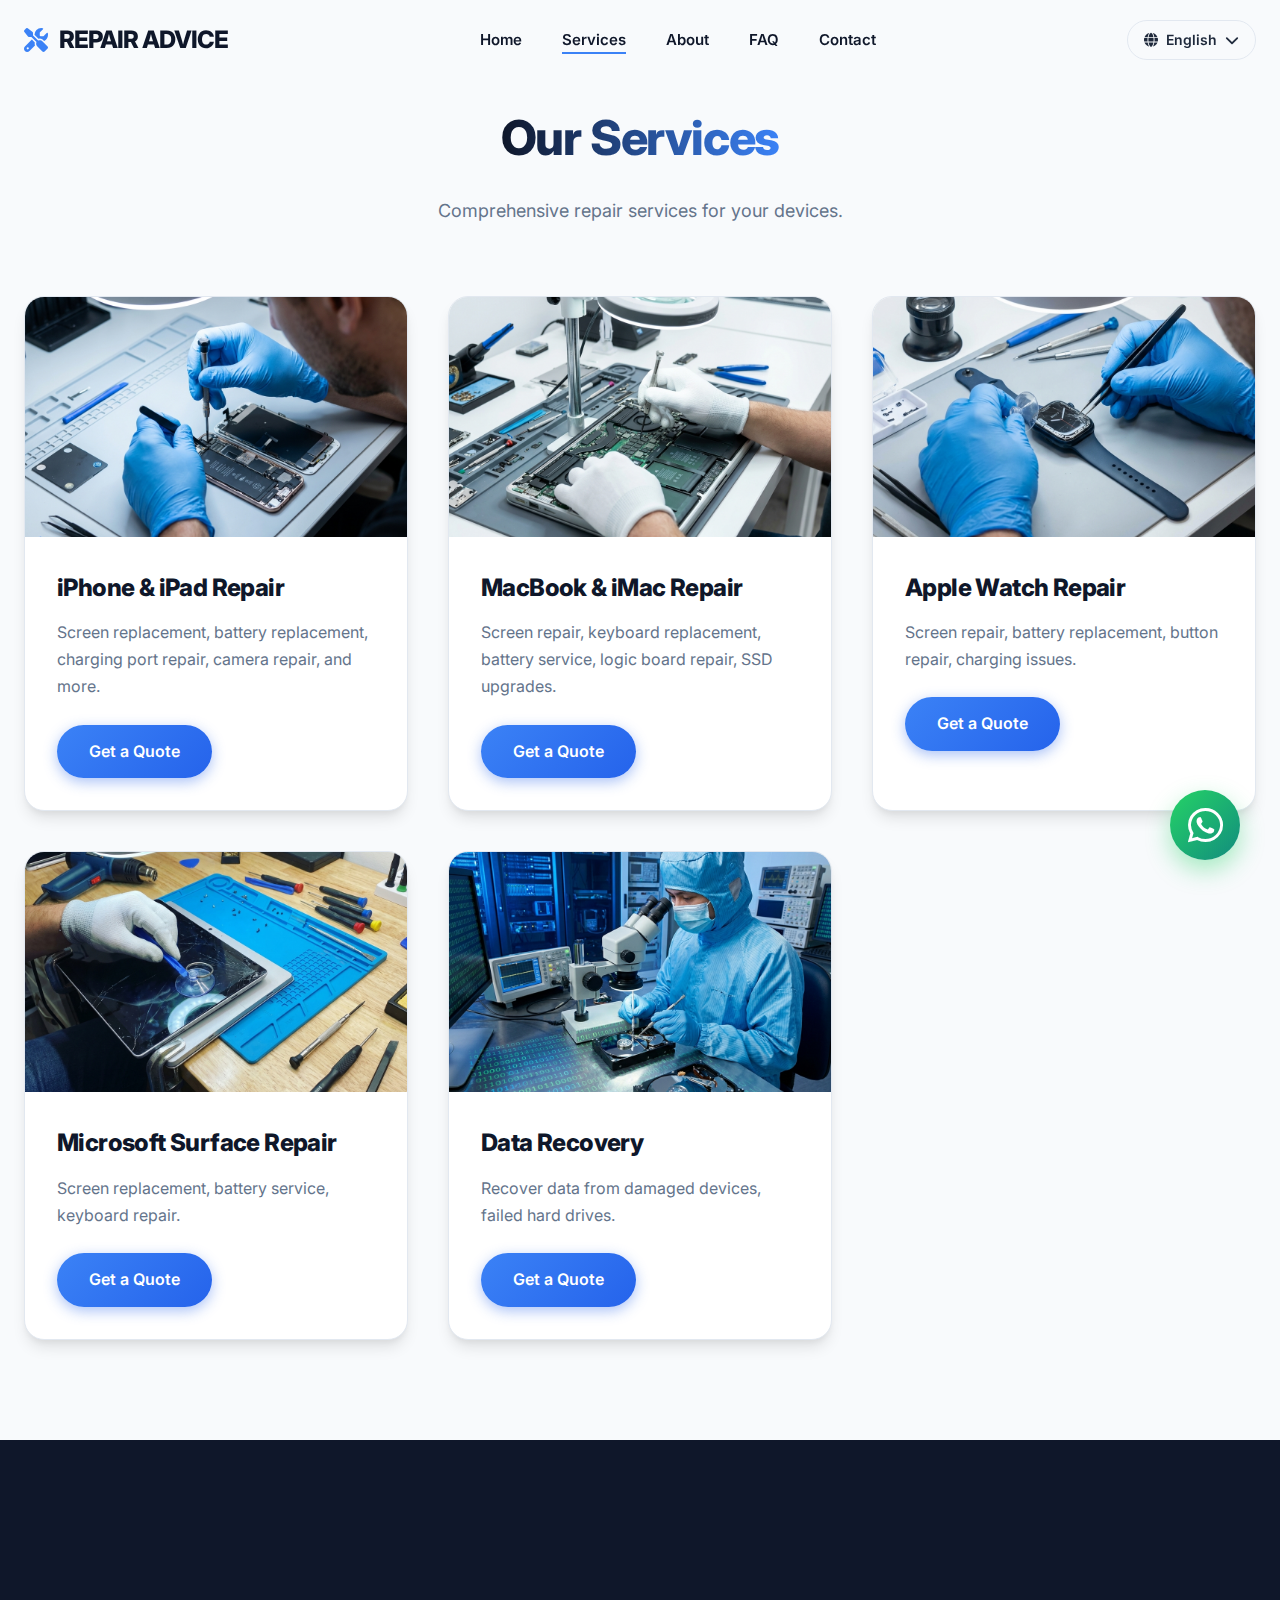
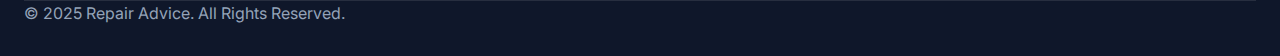
<file: services.html>
<!DOCTYPE html>
<html lang="en">

<head>
    <meta charset="UTF-8">
    <meta name="viewport" content="width=device-width, initial-scale=1.0">
    <title>Services | Repair Advice Singapore</title>
    <link rel="stylesheet" href="css/style.css">
    <link rel="stylesheet" href="https://cdnjs.cloudflare.com/ajax/libs/font-awesome/6.4.0/css/all.min.css">
</head>

<body>
    <header>
        <nav class="navbar">
            <div class="logo">
                <a href="index.html">
                    <i class="fas fa-tools"></i>
                    <span>REPAIR ADVICE</span>
                </a>
            </div>

            <ul class="nav-menu">
                <li class="nav-item"><a href="index.html" class="nav-link" data-i18n="nav_home">Home</a></li>
                <li class="nav-item"><a href="services.html" class="nav-link active"
                        data-i18n="nav_services">Services</a></li>
                <li class="nav-item"><a href="about.html" class="nav-link" data-i18n="nav_about">About</a></li>
                <li class="nav-item"><a href="faq.html" class="nav-link" data-i18n="nav_faq">FAQ</a></li>
                <li class="nav-item"><a href="contact.html" class="nav-link" data-i18n="nav_contact">Contact</a></li>
            </ul>

            <div class="nav-controls">
                <div class="lang-selector">
                    <div id="current-lang">
                        <i class="fas fa-globe"></i>
                        <span id="current-lang-text">English</span>
                        <i class="fas fa-chevron-down"></i>
                    </div>
                    <div class="lang-dropdown">
                        <div class="lang-option" data-lang="en">English</div>
                        <div class="lang-option" data-lang="zh">中文</div>
                        <div class="lang-option" data-lang="ms">Melayu</div>
                        <div class="lang-option" data-lang="ta">தமிழ்</div>
                    </div>
                </div>

                <div class="hamburger">
                    <span class="bar"></span>
                    <span class="bar"></span>
                    <span class="bar"></span>
                </div>
            </div>
        </nav>
    </header>

    <section class="section">
        <div class="container">
            <div class="section-title">
                <h2 data-i18n="services_title">Our Services</h2>
                <p data-i18n="services_desc">Comprehensive repair services for your devices.</p>
            </div>

            <div class="services-grid">

                <!-- iPhone -->
                <div class="service-card">
                    <div class="service-img">
                        <img src="images/services/iphone.png" alt="iPhone Repair">
                    </div>
                    <div class="service-content">
                        <h3 data-i18n="srv_iphone_title">iPhone & iPad Repair</h3>
                        <p data-i18n="srv_iphone_desc">Screen replacement, battery replacement, charging port repair,
                            camera repair, and more.</p>
                        <a href="contact.html" class="btn btn-primary" data-i18n="btn_quote">Get a Quote</a>
                    </div>
                </div>

                <!-- MacBook -->
                <div class="service-card">
                    <div class="service-img">
                        <img src="images/services/macbook.png" alt="MacBook Repair">
                    </div>
                    <div class="service-content">
                        <h3 data-i18n="srv_mac_title">MacBook & iMac Repair</h3>
                        <p data-i18n="srv_mac_desc">Screen repair, keyboard replacement, battery service, logic board
                            repair, SSD upgrades.</p>
                        <a href="contact.html" class="btn btn-primary" data-i18n="btn_quote">Get a Quote</a>
                    </div>
                </div>

                <!-- Watch -->
                <div class="service-card">
                    <div class="service-img">
                        <img src="images/services/apple-watch.png" alt="Apple Watch Repair">
                    </div>
                    <div class="service-content">
                        <h3 data-i18n="srv_watch_title">Apple Watch Repair</h3>
                        <p data-i18n="srv_watch_desc">Screen repair, battery replacement, button repair, charging
                            issues.</p>
                        <a href="contact.html" class="btn btn-primary" data-i18n="btn_quote">Get a Quote</a>
                    </div>
                </div>

                <!-- Surface -->
                <div class="service-card">
                    <div class="service-img">
                        <img src="images/services/surface.png" alt="Surface Repair">
                    </div>
                    <div class="service-content">
                        <h3 data-i18n="srv_surface_title">Microsoft Surface Repair</h3>
                        <p data-i18n="srv_surface_desc">Screen replacement, battery service, keyboard repair.</p>
                        <a href="contact.html" class="btn btn-primary" data-i18n="btn_quote">Get a Quote</a>
                    </div>
                </div>

                <!-- Data Recovery -->
                <div class="service-card">
                    <div class="service-img">
                        <img src="images/services/data-recovery.png" alt="Data Recovery">
                    </div>
                    <div class="service-content">
                        <h3 data-i18n="srv_data_title">Data Recovery</h3>
                        <p data-i18n="srv_data_desc">Recover data from damaged devices, failed hard drives.</p>
                        <a href="contact.html" class="btn btn-primary" data-i18n="btn_quote">Get a Quote</a>
                    </div>
                </div>
            </div>
        </div>
    </section>

    <!-- Footer -->
    <footer>
        <div class="container">
            <div class="copyright">
                <p data-i18n="footer_copyright">© 2025 Repair Advice. All Rights Reserved.</p>
            </div>
        </div>
    </footer>

    <a href="https://wa.me/6583650599" class="whatsapp-float" id="whatsapp-link" target="_blank">
        <i class="fab fa-whatsapp"></i>
    </a>

    <script src="js/translations.js"></script>
    <script src="js/main.js"></script>
</body>

</html>
</file>
<file: css/style.css>
/* Google Fonts */
@import url('https://fonts.googleapis.com/css2?family=Inter:wght@300;400;500;600;700;800&family=Noto+Sans+SC:wght@300;400;500;700&family=Noto+Sans+Tamil:wght@300;400;500;700&display=swap');

:root {
    /* Modern Palette */
    --primary-color: #3b82f6;
    /* More vivid blue */
    --primary-dark: #2563eb;
    --secondary-color: #0f172a;
    /* Dark slate */
    --accent-color: #ef4444;
    --text-color: #1e293b;
    --text-light: #64748b;
    --bg-light: #f8fafc;
    --border-color: #e2e8f0;
    --success-color: #10b981;
    --white: #ffffff;
    --glass-bg: rgba(255, 255, 255, 0.7);
    --glass-border: rgba(255, 255, 255, 0.5);

    /* Shadows */
    --shadow-sm: 0 1px 2px 0 rgba(0, 0, 0, 0.05);
    --shadow-md: 0 4px 6px -1px rgba(0, 0, 0, 0.1), 0 2px 4px -1px rgba(0, 0, 0, 0.06);
    --shadow-lg: 0 10px 15px -3px rgba(0, 0, 0, 0.1), 0 4px 6px -2px rgba(0, 0, 0, 0.05);
    --shadow-xl: 0 20px 25px -5px rgba(0, 0, 0, 0.1), 0 10px 10px -5px rgba(0, 0, 0, 0.04);

    --transition: all 0.3s cubic-bezier(0.4, 0, 0.2, 1);
}

* {
    margin: 0;
    padding: 0;
    box-sizing: border-box;
    scroll-behavior: smooth;
}

body {
    font-family: 'Inter', 'Noto Sans SC', 'Noto Sans Tamil', sans-serif;
    line-height: 1.6;
    color: var(--text-color);
    background-color: var(--bg-light);
    padding-top: 0;
    overflow-x: hidden;
}

/* Typography */
h1,
h2,
h3,
h4,
h5,
h6 {
    color: var(--secondary-color);
    margin-bottom: 1rem;
    font-weight: 800;
    letter-spacing: -0.025em;
}

a {
    text-decoration: none;
    color: var(--primary-color);
    transition: var(--transition);
}

a:hover {
    color: var(--primary-dark);
}

ul {
    list-style: none;
}

img {
    max-width: 100%;
    height: auto;
    display: block;
}

/* Container */
.container {
    width: 100%;
    max-width: 1280px;
    margin: 0 auto;
    padding: 0 24px;
}

/* Button Styles - Premium */
.btn {
    display: inline-flex;
    align-items: center;
    justify-content: center;
    padding: 14px 32px;
    border-radius: 9999px;
    font-weight: 600;
    text-align: center;
    cursor: pointer;
    transition: var(--transition);
    border: none;
    font-size: 1rem;
}

.btn-primary {
    background: linear-gradient(135deg, var(--primary-color), var(--primary-dark));
    color: var(--white);
    box-shadow: 0 4px 14px 0 rgba(37, 99, 235, 0.39);
}

.btn-primary:hover {
    transform: translateY(-2px);
    box-shadow: 0 6px 20px rgba(37, 99, 235, 0.23);
    color: white;
}

.btn-glass {
    background: rgba(255, 255, 255, 0.2);
    backdrop-filter: blur(10px);
    border: 1px solid rgba(255, 255, 255, 0.3);
    color: var(--white);
}

.btn-glass:hover {
    background: rgba(255, 255, 255, 0.3);
    border-color: var(--white);
    color: white;
}

.btn-link {
    background: transparent;
    color: var(--primary-color);
    padding: 0;
    font-weight: 600;
    display: inline-flex;
    align-items: center;
    gap: 8px;
}

.btn-link:hover {
    gap: 12px;
}

/* Header & Navigation - Sticky Glass */
header {
    background-color: transparent;
    position: fixed;
    top: 0;
    left: 0;
    width: 100%;
    z-index: 1000;
    transition: var(--transition);
}

header.scrolled {
    background-color: rgba(255, 255, 255, 0.9);
    backdrop-filter: blur(12px);
    box-shadow: var(--shadow-sm);
    padding: 5px 0;
}

.navbar {
    display: flex;
    justify-content: space-between;
    align-items: center;
    padding: 20px 24px;
    max-width: 1280px;
    margin: 0 auto;
    transition: var(--transition);
}

header.scrolled .navbar {
    padding: 15px 24px;
}

.logo a {
    font-size: 24px;
    font-weight: 800;
    color: var(--secondary-color);
    display: flex;
    align-items: center;
    gap: 12px;
    letter-spacing: -1px;
}

.logo i {
    color: var(--primary-color);
}

.nav-menu {
    display: flex;
    gap: 40px;
}

.nav-link {
    color: var(--secondary-color);
    font-weight: 600;
    font-size: 15px;
    position: relative;
    padding: 5px 0;
}

.nav-link::after {
    content: '';
    position: absolute;
    width: 0;
    height: 2px;
    bottom: 0;
    left: 0;
    background-color: var(--primary-color);
    transition: var(--transition);
}

.nav-link:hover::after,
.nav-link.active::after {
    width: 100%;
}

.nav-controls {
    display: flex;
    align-items: center;
    gap: 20px;
}

/* Language Selector */
.lang-selector {
    position: relative;
    cursor: pointer;
    border: 1px solid var(--border-color);
    padding: 8px 16px;
    border-radius: 20px;
    transition: var(--transition);
}

.lang-selector:hover {
    border-color: var(--primary-color);
    background-color: var(--bg-light);
}

#current-lang {
    display: flex;
    align-items: center;
    gap: 8px;
    font-weight: 600;
    font-size: 14px;
}

.lang-dropdown {
    position: absolute;
    top: 120%;
    right: 0;
    background-color: var(--white);
    box-shadow: var(--shadow-xl);
    border: 1px solid var(--border-color);
    border-radius: 12px;
    padding: 8px;
    min-width: 150px;
    display: none;
    flex-direction: column;
    animation: fadeIn 0.2s ease;
}

.lang-dropdown.show {
    display: flex;
}

.lang-option {
    padding: 10px 16px;
    color: var(--text-color);
    transition: var(--transition);
    cursor: pointer;
    border-radius: 8px;
    font-size: 14px;
}

.lang-option:hover {
    background-color: var(--bg-light);
    color: var(--primary-color);
}

/* Mobile Menu - Side Drawer */
.hamburger {
    display: none;
    cursor: pointer;
}

.bar {
    display: block;
    width: 24px;
    height: 2px;
    margin: 6px auto;
    background-color: var(--secondary-color);
    transition: var(--transition);
}

/* Hero Section - Premium Gradient */
.hero {
    position: relative;
    height: 90vh;
    min-height: 600px;
    display: flex;
    align-items: center;
    text-align: center;
    color: var(--white);
    padding: 0 20px;
    background-attachment: fixed;
    background-image: url('../images/hero-bg.png');
    background-size: cover;
    background-position: center;
    overflow: hidden;
}

.hero-overlay {
    position: absolute;
    top: 0;
    left: 0;
    width: 100%;
    height: 100%;
    background: linear-gradient(135deg, rgba(15, 23, 42, 0.9) 0%, rgba(15, 23, 42, 0.6) 100%);
    z-index: 1;
}

.hero-content {
    position: relative;
    z-index: 2;
    max-width: 900px;
    margin: 0 auto;
}

.hero h1 {
    font-size: 4.5rem;
    margin-bottom: 24px;
    color: var(--white);
    line-height: 1.1;
    text-shadow: 0 2px 4px rgba(0, 0, 0, 0.3);
}

.hero p.subtitle {
    font-size: 1.5rem;
    margin-bottom: 24px;
    font-weight: 500;
    color: #93c5fd;
    letter-spacing: 1px;
    text-transform: uppercase;
}

.hero p.description {
    font-size: 1.25rem;
    margin-bottom: 48px;
    opacity: 0.9;
    max-width: 700px;
    margin-left: auto;
    margin-right: auto;
}

.hero-buttons {
    display: flex;
    gap: 20px;
    justify-content: center;
    flex-wrap: wrap;
}

/* Section Common */
.section {
    padding: 100px 0;
    position: relative;
}

.section-dark {
    background-color: var(--secondary-color);
    color: var(--white);
    clip-path: polygon(0 0, 100% 5%, 100% 100%, 0 95%);
    padding: 140px 0;
}

.section-title {
    text-align: center;
    margin-bottom: 70px;
}

.section-title h2 {
    font-size: 3rem;
    margin-bottom: 20px;
    background: linear-gradient(to right, var(--secondary-color), var(--primary-color));
    -webkit-background-clip: text;
    -webkit-text-fill-color: transparent;
    display: inline-block;
}

.section-dark .section-title h2 {
    background: linear-gradient(to right, var(--white), #93c5fd);
    -webkit-background-clip: text;
    -webkit-text-fill-color: transparent;
}

.section-title p {
    color: var(--text-light);
    max-width: 600px;
    margin: 0 auto;
    font-size: 1.125rem;
}

.section-dark .section-title p {
    color: #cbd5e1;
}

/* Services Grid - Hover Lift */
.services-grid {
    display: grid;
    grid-template-columns: repeat(auto-fit, minmax(300px, 1fr));
    gap: 40px;
}

.service-card {
    background-color: var(--white);
    border-radius: 20px;
    overflow: hidden;
    box-shadow: var(--shadow-lg);
    transition: var(--transition);
    border: 1px solid var(--border-color);
    position: relative;
}

.service-card:hover {
    transform: translateY(-12px);
    box-shadow: var(--shadow-xl);
}

.service-img {
    height: 240px;
    background-color: #e2e8f0;
    overflow: hidden;
}

.service-img img {
    width: 100%;
    height: 100%;
    object-fit: cover;
    transition: transform 0.6s ease;
}

.service-card:hover .service-img img {
    transform: scale(1.1);
}

.service-content {
    padding: 32px;
}

.service-content h3 {
    margin-bottom: 12px;
    font-size: 1.5rem;
}

.service-content p {
    color: var(--text-light);
    margin-bottom: 24px;
    font-size: 1rem;
    line-height: 1.7;
}

/* Glass Card Features */
.features-grid {
    display: grid;
    grid-template-columns: repeat(auto-fit, minmax(250px, 1fr));
    gap: 30px;
    text-align: center;
}

.glass-card {
    padding: 40px 30px;
    background: rgba(255, 255, 255, 0.05);
    backdrop-filter: blur(10px);
    border: 1px solid rgba(255, 255, 255, 0.1);
    border-radius: 24px;
    transition: var(--transition);
}

.glass-card:hover {
    background: rgba(255, 255, 255, 0.1);
    transform: translateY(-8px);
}

.feature-icon {
    font-size: 3.5rem;
    color: #60a5fa;
    margin-bottom: 24px;
    display: inline-block;
    transition: var(--transition);
}

.glass-card:hover .feature-icon {
    transform: scale(1.1) rotate(5deg);
    color: var(--white);
}

.feature-item h3 {
    color: var(--white);
    margin-bottom: 16px;
    font-size: 1.25rem;
}

.feature-item p {
    color: #cbd5e1;
    font-size: 1rem;
}

/* Stats */
.stats {
    background-color: var(--white);
    padding: 80px 0;
}

.stats-grid {
    display: grid;
    grid-template-columns: repeat(4, 1fr);
    gap: 30px;
    text-align: center;
}

.stat-item h3 {
    font-size: 4rem;
    color: var(--primary-color);
    margin-bottom: 0px;
    line-height: 1;
    display: flex;
    justify-content: center;
    align-items: center;
}

.stat-item .plus {
    font-size: 2.5rem;
    vertical-align: top;
    color: var(--secondary-color);
}

.stat-item p {
    font-size: 1.125rem;
    color: var(--text-light);
    font-weight: 600;
    margin-top: 10px;
    text-transform: uppercase;
    letter-spacing: 1px;
}

/* Testimonials */
.testimonial-card {
    background-color: var(--white);
    padding: 40px;
    border-radius: 24px;
    box-shadow: var(--shadow-lg);
    margin-bottom: 30px;
    position: relative;
    border: 1px solid var(--border-color);
}

.stars {
    color: #fbbf24;
    font-size: 1.25rem;
    margin-bottom: 20px;
}

.testimonial-text {
    font-style: italic;
    margin-bottom: 24px;
    color: var(--text-color);
    font-size: 1.125rem;
    line-height: 1.8;
}

.testimonial-author {
    font-weight: 700;
    color: var(--primary-color);
    font-size: 1rem;
    text-transform: uppercase;
    letter-spacing: 1px;
}

/* Contact Page */
.contact-wrapper {
    display: grid;
    grid-template-columns: 1fr 1.5fr;
    gap: 50px;
    align-items: start;
}

.contact-info-box {
    background-color: var(--white);
    padding: 40px;
    border-radius: 24px;
    box-shadow: var(--shadow-xl);
    border: 1px solid var(--border-color);
}

.info-item {
    display: flex;
    gap: 20px;
    margin-bottom: 32px;
}

.info-icon {
    width: 56px;
    height: 56px;
    background-color: var(--bg-light);
    color: var(--primary-color);
    border-radius: 16px;
    display: flex;
    align-items: center;
    justify-content: center;
    font-size: 1.5rem;
    flex-shrink: 0;
    transition: var(--transition);
}

.info-item:hover .info-icon {
    background-color: var(--primary-color);
    color: var(--white);
}

.map-container {
    border-radius: 24px;
    overflow: hidden;
    height: 100%;
    min-height: 500px;
    box-shadow: var(--shadow-md);
}

/* Floor Map */
.floor-map-container {
    text-align: center;
    margin-top: 60px;
    padding: 50px;
    background-color: var(--white);
    border-radius: 24px;
    box-shadow: var(--shadow-lg);
    border: 1px solid var(--border-color);
}

/* WhatsApp Float - Pulse Effect */
.whatsapp-float {
    position: fixed;
    bottom: 40px;
    right: 40px;
    width: 70px;
    height: 70px;
    background: linear-gradient(135deg, #25D366, #128C7E);
    color: white;
    border-radius: 50%;
    display: flex;
    align-items: center;
    justify-content: center;
    font-size: 40px;
    box-shadow: 0 10px 25px rgba(37, 211, 102, 0.4);
    z-index: 9999;
    transition: transform 0.3s cubic-bezier(0.175, 0.885, 0.32, 1.275);
}

.whatsapp-float:hover {
    transform: scale(1.1);
}

.whatsapp-float i {
    animation: bounce 2s infinite;
}

@keyframes bounce {

    0%,
    20%,
    50%,
    80%,
    100% {
        transform: translateY(0);
    }

    40% {
        transform: translateY(-5px);
    }

    60% {
        transform: translateY(-3px);
    }
}

/* Footer */
footer {
    background-color: var(--secondary-color);
    color: #94a3b8;
    padding: 100px 0 30px;
}

.footer-col h3 {
    color: var(--white);
    margin-bottom: 25px;
    font-size: 1.25rem;
}

.footer-links li {
    margin-bottom: 12px;
}

.footer-links a {
    color: #94a3b8;
}

.footer-links a:hover {
    color: var(--white);
    padding-left: 8px;
}

.social-links a {
    width: 42px;
    height: 42px;
    background-color: rgba(255, 255, 255, 0.05);
    border-radius: 12px;
    transition: var(--transition);
}

.social-links a:hover {
    background-color: var(--primary-color);
    transform: translateY(-3px);
}

.copyright {
    margin-top: 60px;
    border-top: 1px solid rgba(255, 255, 255, 0.1);
}

/* Animations Keyframes */
@keyframes fadeIn {
    from {
        opacity: 0;
        transform: translateY(10px);
    }

    to {
        opacity: 1;
        transform: translateY(0);
    }
}

/* Responsive - Mobile Optimized */
@media (max-width: 900px) {
    .stats-grid {
        grid-template-columns: repeat(2, 1fr);
    }

    .hero h1 {
        font-size: 3rem;
    }

    .contact-wrapper {
        grid-template-columns: 1fr;
    }
}

@media (max-width: 768px) {
    .hamburger {
        display: block;
        z-index: 1001;
    }

    .hamburger.active .bar {
        background-color: var(--text-color);
    }

    .hamburger.active .bar:nth-child(2) {
        opacity: 0;
    }

    .hamburger.active .bar:nth-child(1) {
        transform: translateY(8px) rotate(45deg);
    }

    .hamburger.active .bar:nth-child(3) {
        transform: translateY(-8px) rotate(-45deg);
    }

    /* Full Screen Mobile Menu */
    .nav-menu {
        position: fixed;
        left: 0;
        top: 0;
        width: 100%;
        height: 100vh;
        background-color: rgba(255, 255, 255, 0.98);
        flex-direction: column;
        justify-content: center;
        align-items: center;
        gap: 30px;
        transform: translateY(-100%);
        transition: 0.4s cubic-bezier(0.4, 0, 0.2, 1);
        z-index: 1000;
        backdrop-filter: blur(10px);
    }

    .nav-menu.active {
        transform: translateY(0);
    }

    .nav-link {
        font-size: 24px;
        font-weight: 700;
        color: var(--secondary-color);
    }

    .hero h1 {
        font-size: 2.5rem;
    }

    .hero p.subtitle {
        font-size: 1.1rem;
    }

    .section-dark {
        clip-path: none;
    }
}
</file>
